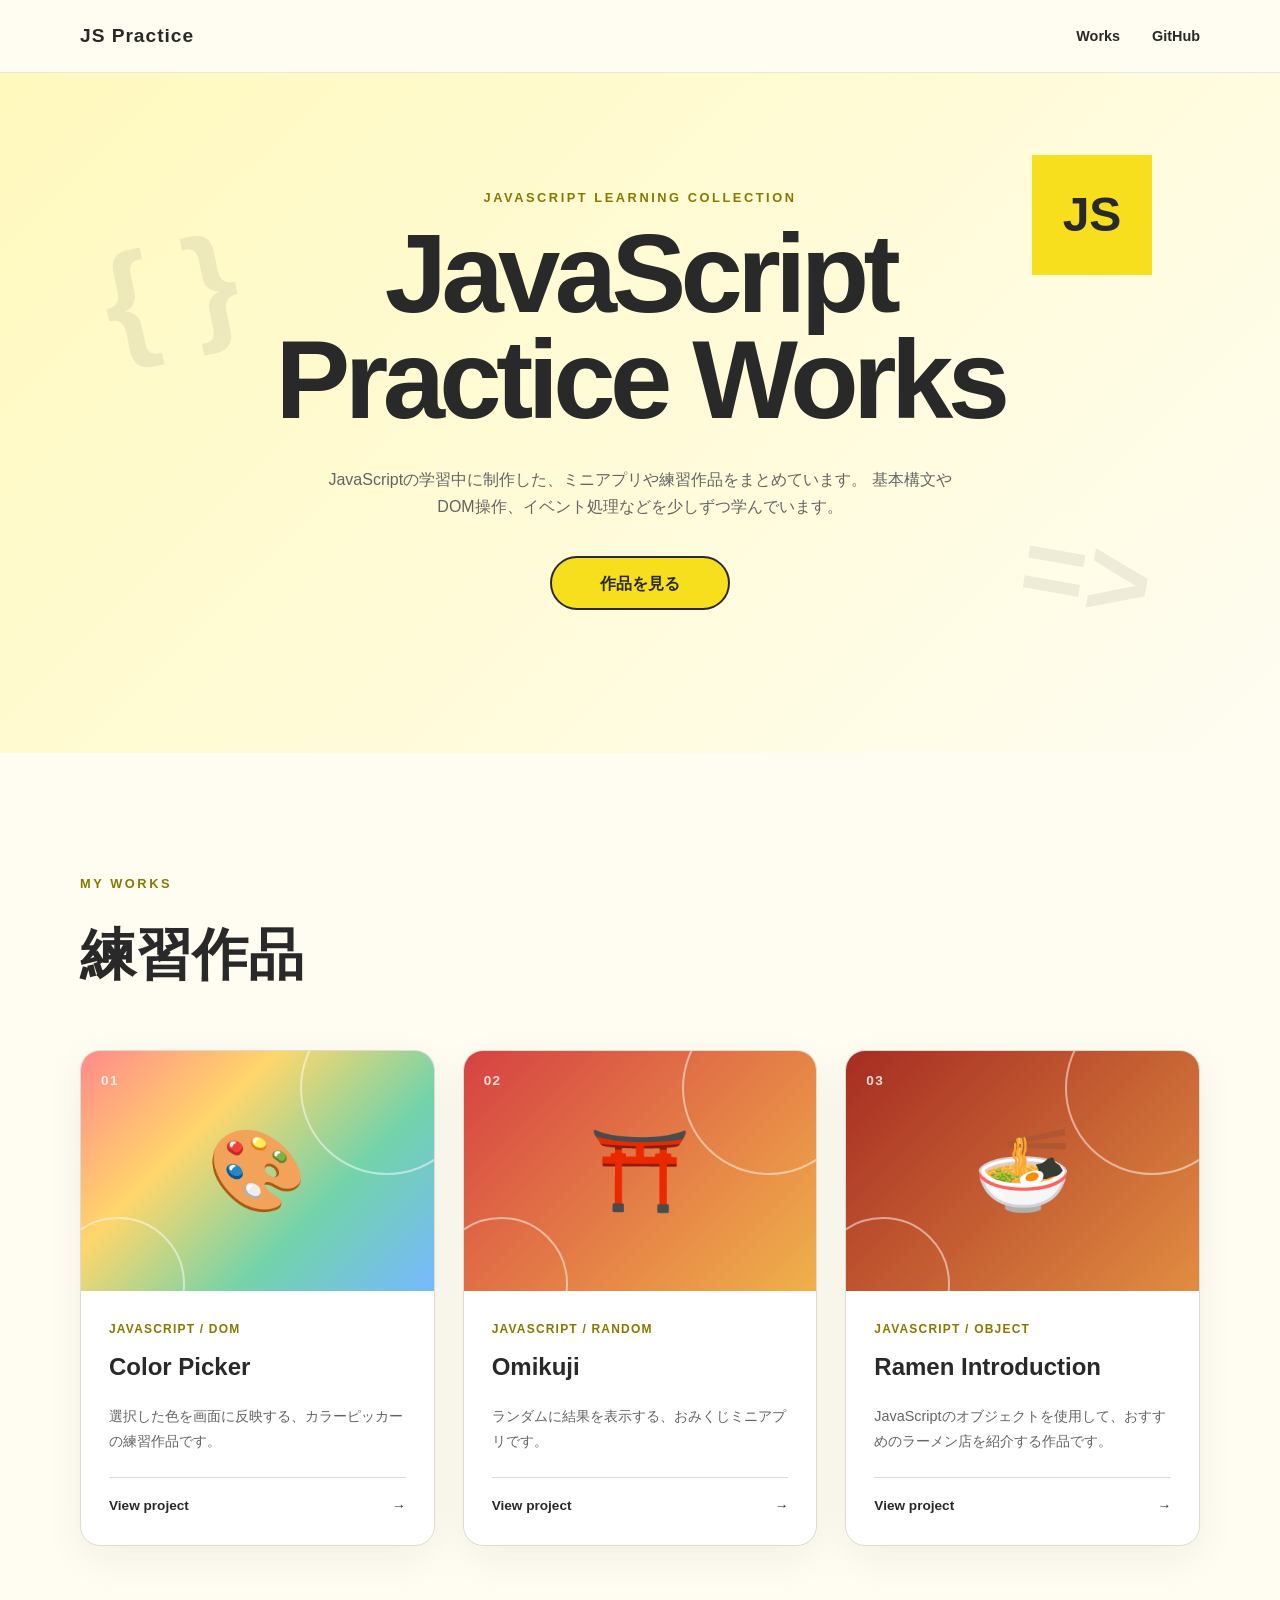
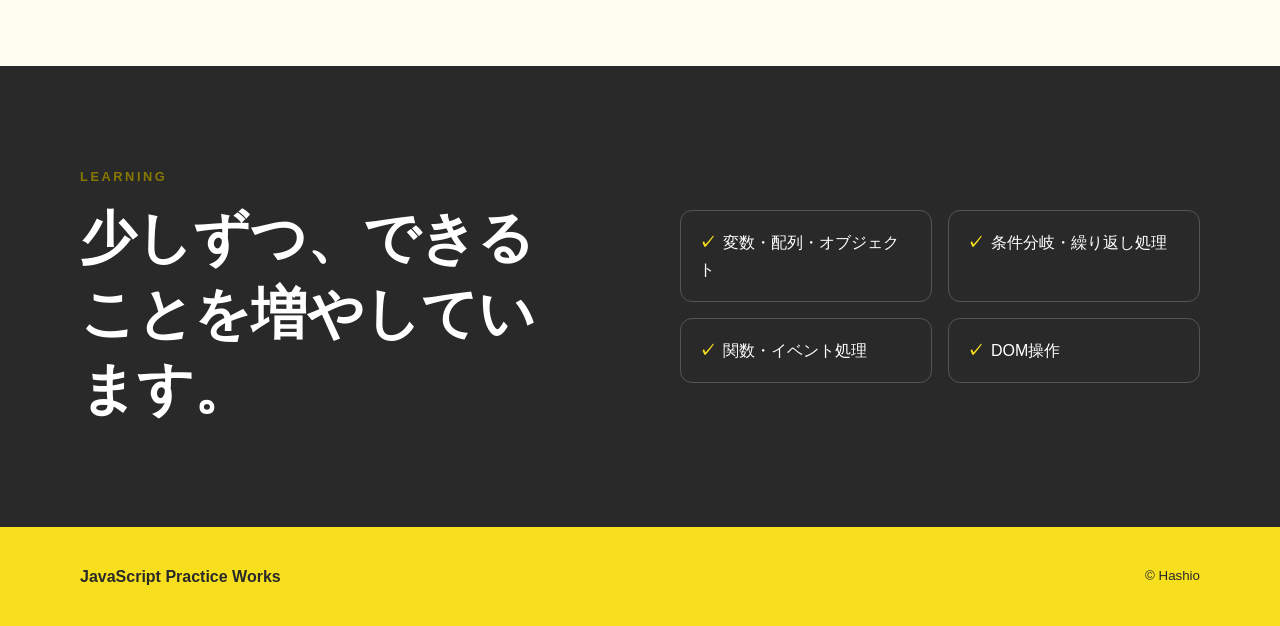
<file: index.html>
<!DOCTYPE html>
<html lang="ja">

<head>
  <meta charset="UTF-8">
  <meta name="viewport" content="width=device-width, initial-scale=1.0">

  <meta name="description" content="JavaScriptの学習で制作した練習作品をまとめたページです。">

  <title>JavaScript Practice | 練習作品一覧</title>

  <link rel="stylesheet" href="./style.css">
</head>

<body>

  <header class="header">
    <div class="header__inner">
      <a class="header__logo" href="./index.html">
        JS Practice
      </a>

      <nav aria-label="メインナビゲーション">
        <ul class="header__nav">
          <li>
            <a href="#works">Works</a>
          </li>
          <li>
            <a href="https://github.com/hashio251" target="_blank" rel="noopener noreferrer">
              GitHub
            </a>
          </li>
        </ul>
      </nav>
    </div>
  </header>

  <main>

    <section class="hero">
      <div class="hero__inner">
        <p class="hero__label">JavaScript Learning Collection</p>

        <h1 class="hero__title">
          JavaScript<br>
          Practice Works
        </h1>

        <p class="hero__description">
          JavaScriptの学習中に制作した、ミニアプリや練習作品をまとめています。
          基本構文やDOM操作、イベント処理などを少しずつ学んでいます。
        </p>

        <a class="hero__button" href="#works">
          作品を見る
        </a>
      </div>

      <div class="hero__decoration" aria-hidden="true">
        <span>{ }</span>
        <span>=&gt;</span>
        <span>JS</span>
      </div>
    </section>

    <section class="works" id="works">
      <div class="section-inner">

        <div class="section-heading">
          <p class="section-heading__label">My Works</p>
          <h2 class="section-heading__title">練習作品</h2>
        </div>

        <div class="works__grid">

          <article class="work-card">
            <a class="work-card__link" href="./00_book_js-javascript-book/03_color-picker/index.html">
              <div class="work-card__visual work-card__visual--color-picker">
                <span class="work-card__number">01</span>
                <span class="work-card__icon" aria-hidden="true">🎨</span>
              </div>

              <div class="work-card__body">
                <p class="work-card__category">
                  JavaScript / DOM
                </p>

                <h3 class="work-card__title">
                  Color Picker
                </h3>

                <p class="work-card__description">
                  選択した色を画面に反映する、カラーピッカーの練習作品です。
                </p>

                <span class="work-card__more">
                  View project
                  <span aria-hidden="true">→</span>
                </span>
              </div>
            </a>
          </article>

          <article class="work-card">
            <a class="work-card__link" href="./00_book_js-jumping-straight/01_omikuji/index.html">
              <div class="work-card__visual work-card__visual--omikuji">
                <span class="work-card__number">02</span>
                <span class="work-card__icon" aria-hidden="true">⛩️</span>
              </div>

              <div class="work-card__body">
                <p class="work-card__category">
                  JavaScript / Random
                </p>

                <h3 class="work-card__title">
                  Omikuji
                </h3>

                <p class="work-card__description">
                  ランダムに結果を表示する、おみくじミニアプリです。
                </p>

                <span class="work-card__more">
                  View project
                  <span aria-hidden="true">→</span>
                </span>
              </div>
            </a>
          </article>

          <article class="work-card">
            <a class="work-card__link" href="./00_book_js-jumping-straight/02_ramen-introduction/index.html">
              <div class="work-card__visual work-card__visual--ramen">
                <span class="work-card__number">03</span>
                <span class="work-card__icon" aria-hidden="true">🍜</span>
              </div>

              <div class="work-card__body">
                <p class="work-card__category">
                  JavaScript / Object
                </p>

                <h3 class="work-card__title">
                  Ramen Introduction
                </h3>

                <p class="work-card__description">
                  JavaScriptのオブジェクトを使用して、おすすめのラーメン店を紹介する作品です。
                </p>

                <span class="work-card__more">
                  View project
                  <span aria-hidden="true">→</span>
                </span>
              </div>
            </a>
          </article>

        </div>
      </div>
    </section>

    <section class="learning">
      <div class="section-inner learning__inner">
        <div>
          <p class="section-heading__label">Learning</p>
          <h2 class="learning__title">
            少しずつ、できることを増やしています。
          </h2>
        </div>

        <ul class="learning__list">
          <li>変数・配列・オブジェクト</li>
          <li>条件分岐・繰り返し処理</li>
          <li>関数・イベント処理</li>
          <li>DOM操作</li>
        </ul>
      </div>
    </section>

  </main>

  <footer class="footer">
    <div class="footer__inner">
      <p>JavaScript Practice Works</p>
      <small>&copy; Hashio</small>
    </div>
  </footer>

</body>

</html>
</file>
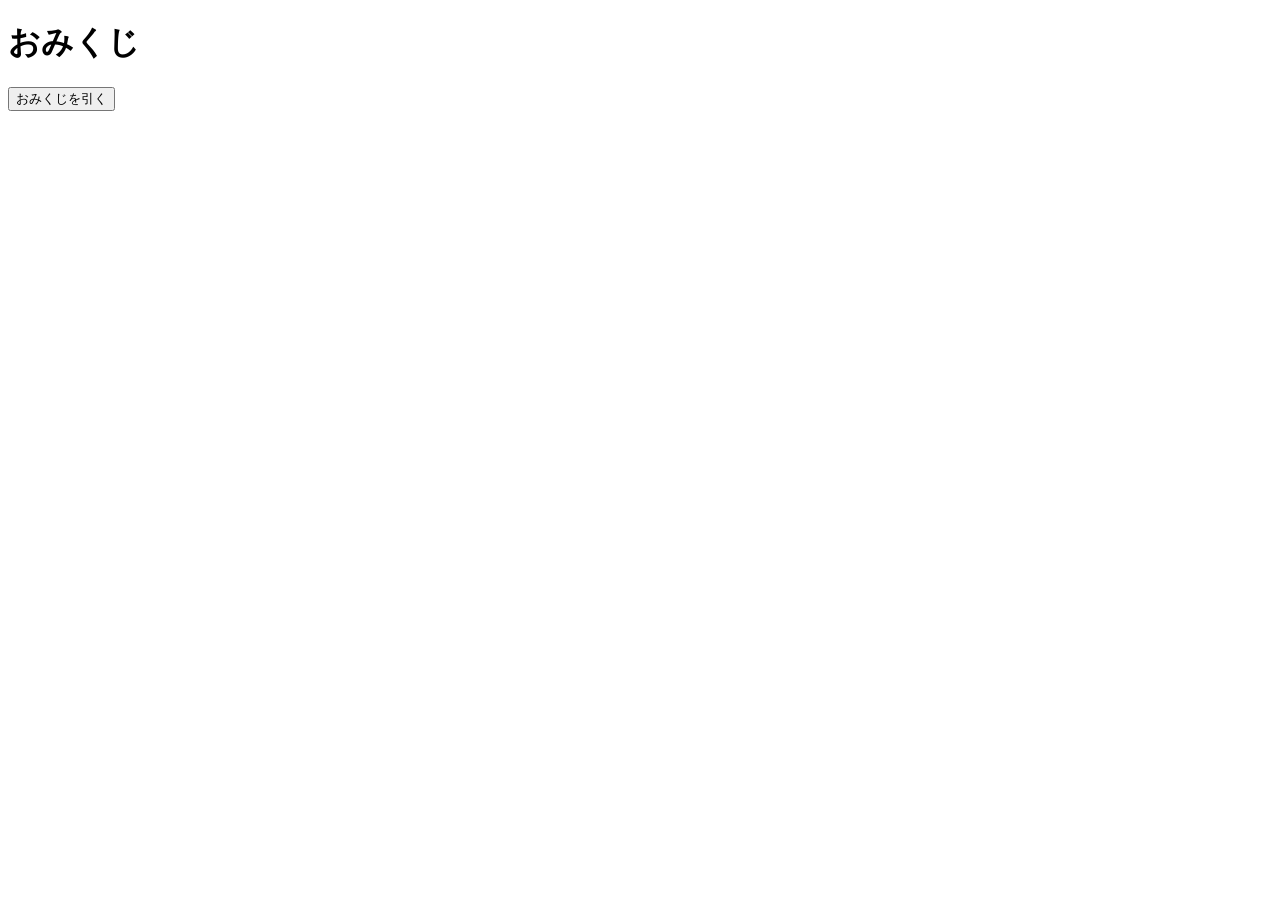
<file: 00_book_js-jumping-straight/01_omikuji/index.html>
<!DOCTYPE html>
<html lang="en">

<head>
  <meta charset="UTF-8">
  <meta name="viewport" content="width=device-width, initial-scale=1.0">
  <title>01_omikuji | おみくじプログラム</title>
</head>

<body>
  <style>
    .onemore-btn {
      display: none;
    }

    .onemore-btn.is-show {
      display: inline-block;
    }
  </style>
  <header>
  </header>

  <main>
    <h1>おみくじ</h1>
    <div id="omikuji-main">
      <div id="omikuji-play">
        <button id="play-btn">おみくじを引く</button>
      </div>
      <div id="omikuji-result">
        <p class="result-display"></p>
      </div>
      <div id="onemore-play">
        <button class="onemore-btn">もう一度おみくじを引く</button>
      </div>
    </div>
  </main>

  <footer>
  </footer>
  <script src="main.js"></script>
</body>

</html>
</file>
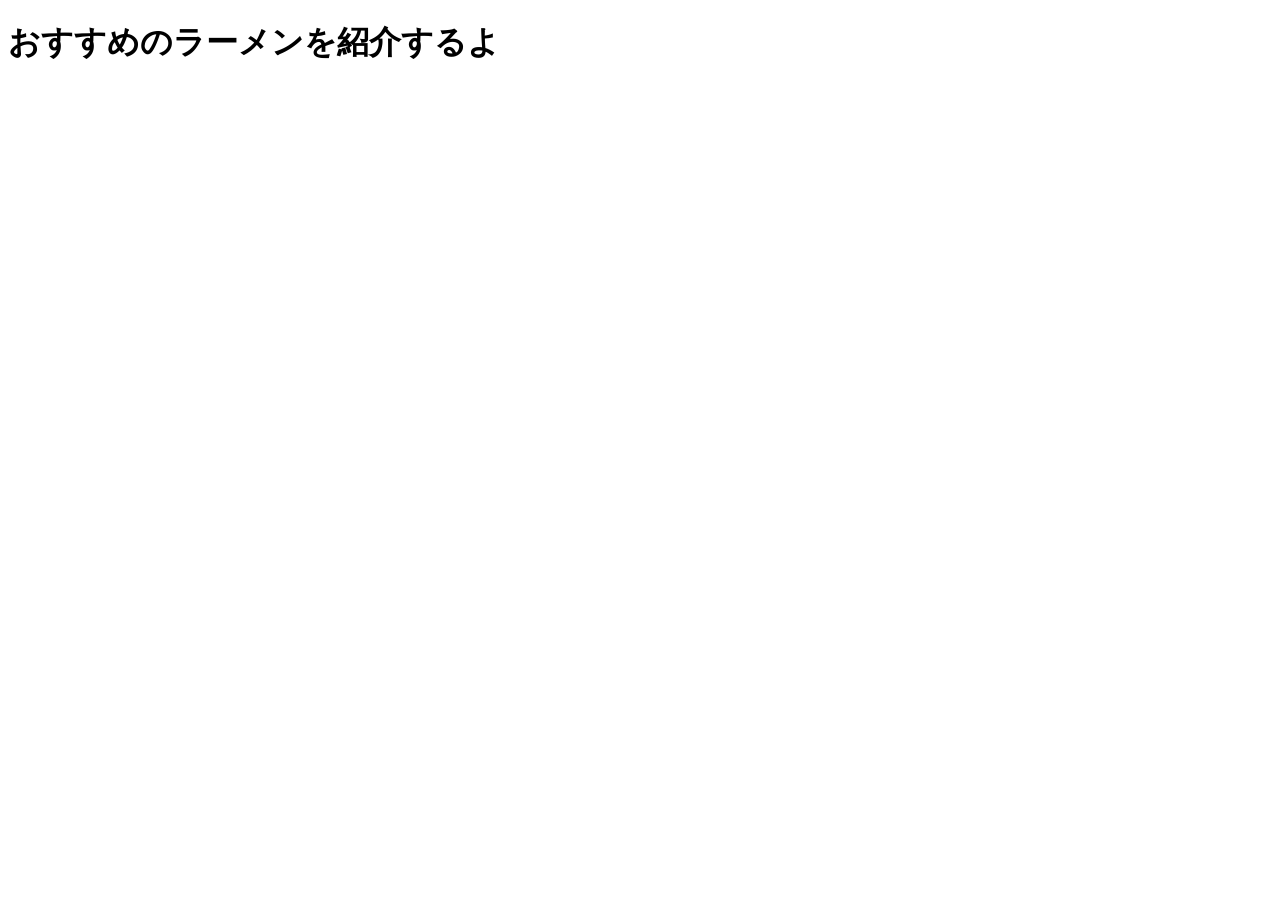
<file: 00_book_js-jumping-straight/02_self-introduction/index.html>
<!DOCTYPE html>
<html lang="en">
<head>
  <meta charset="UTF-8">
  <meta name="viewport" content="width=device-width, initial-scale=1.0">
  <title>02_self-introduction | おすすめラーメンさいと</title>
</head>
<body>
  <header></header>
  <main>
    <h1>おすすめのラーメンを紹介するよ</h1>
  </main>
  <footer></footer>
</body>
</html>
</file>
<file: style.css>
@charset "UTF-8";

:root {
  --color-main: #f7df1e;
  --color-main-light: #fff9bd;
  --color-text: #292929;
  --color-sub-text: #646464;
  --color-background: #fffdf2;
  --color-white: #ffffff;
  --color-border: #dedbd0;
  --content-width: 1120px;
}

* {
  box-sizing: border-box;
}

html {
  scroll-behavior: smooth;
}

body {
  margin: 0;
  color: var(--color-text);
  background-color: var(--color-background);
  font-family:
    "Helvetica Neue",
    Arial,
    "Hiragino Kaku Gothic ProN",
    "Hiragino Sans",
    Meiryo,
    sans-serif;
  line-height: 1.7;
}

img {
  display: block;
  max-width: 100%;
}

a {
  color: inherit;
  text-decoration: none;
}

ul {
  margin: 0;
  padding: 0;
  list-style: none;
}

.header {
  position: sticky;
  z-index: 10;
  top: 0;
  border-bottom: 1px solid rgba(41, 41, 41, 0.1);
  background-color: rgba(255, 253, 242, 0.9);
  backdrop-filter: blur(12px);
}

.header__inner {
  display: flex;
  align-items: center;
  justify-content: space-between;
  width: min(calc(100% - 40px), var(--content-width));
  min-height: 72px;
  margin-inline: auto;
}

.header__logo {
  font-size: 1.2rem;
  font-weight: 700;
  letter-spacing: 0.05em;
}

.header__nav {
  display: flex;
  gap: 32px;
}

.header__nav a {
  position: relative;
  font-size: 0.9rem;
  font-weight: 600;
}

.header__nav a::after {
  position: absolute;
  bottom: -5px;
  left: 0;
  width: 0;
  height: 3px;
  border-radius: 999px;
  background-color: var(--color-main);
  content: "";
  transition: width 0.3s;
}

.header__nav a:hover::after {
  width: 100%;
}

.hero {
  position: relative;
  display: grid;
  place-items: center;
  min-height: 680px;
  padding: 100px 20px;
  overflow: hidden;
  background:
    linear-gradient(
      135deg,
      var(--color-main-light),
      var(--color-background)
    );
}

.hero__inner {
  position: relative;
  z-index: 2;
  width: min(100%, 900px);
  text-align: center;
}

.hero__label,
.section-heading__label {
  margin: 0 0 12px;
  color: #887800;
  font-size: 0.8rem;
  font-weight: 700;
  letter-spacing: 0.2em;
  text-transform: uppercase;
}

.hero__title {
  margin: 0;
  font-size: clamp(3.2rem, 10vw, 7rem);
  line-height: 0.95;
  letter-spacing: -0.05em;
}

.hero__description {
  max-width: 650px;
  margin: 32px auto 0;
  color: var(--color-sub-text);
}

.hero__button {
  display: inline-flex;
  align-items: center;
  justify-content: center;
  min-width: 180px;
  min-height: 54px;
  margin-top: 36px;
  border: 2px solid var(--color-text);
  border-radius: 999px;
  background-color: var(--color-main);
  font-weight: 700;
  transition:
    transform 0.3s,
    box-shadow 0.3s;
}

.hero__button:hover {
  box-shadow: 6px 6px 0 var(--color-text);
  transform: translate(-3px, -3px);
}

.hero__decoration span {
  position: absolute;
  color: rgba(41, 41, 41, 0.08);
  font-weight: 700;
}

.hero__decoration span:nth-child(1) {
  top: 16%;
  left: 8%;
  font-size: 8rem;
  transform: rotate(-12deg);
}

.hero__decoration span:nth-child(2) {
  right: 10%;
  bottom: 12%;
  font-size: 7rem;
  transform: rotate(10deg);
}

.hero__decoration span:nth-child(3) {
  top: 12%;
  right: 10%;
  display: grid;
  width: 120px;
  height: 120px;
  place-items: center;
  background-color: var(--color-main);
  color: var(--color-text);
  font-size: 3rem;
}

.section-inner {
  width: min(calc(100% - 40px), var(--content-width));
  margin-inline: auto;
}

.works {
  padding: 120px 0;
}

.section-heading {
  margin-bottom: 48px;
}

.section-heading__title {
  margin: 0;
  font-size: clamp(2rem, 5vw, 3.5rem);
}

.works__grid {
  display: grid;
  grid-template-columns: repeat(3, 1fr);
  gap: 28px;
}

.work-card {
  overflow: hidden;
  border: 1px solid var(--color-border);
  border-radius: 20px;
  background-color: var(--color-white);
  box-shadow: 0 12px 40px rgba(41, 41, 41, 0.06);
  transition:
    transform 0.3s,
    box-shadow 0.3s;
}

.work-card:hover {
  box-shadow: 0 20px 50px rgba(41, 41, 41, 0.14);
  transform: translateY(-8px);
}

.work-card__link {
  display: block;
  height: 100%;
}

.work-card__visual {
  position: relative;
  display: grid;
  min-height: 240px;
  place-items: center;
  overflow: hidden;
}

.work-card__visual::before,
.work-card__visual::after {
  position: absolute;
  border: 2px solid rgba(255, 255, 255, 0.5);
  border-radius: 50%;
  content: "";
}

.work-card__visual::before {
  top: -50px;
  right: -40px;
  width: 170px;
  height: 170px;
}

.work-card__visual::after {
  bottom: -60px;
  left: -30px;
  width: 130px;
  height: 130px;
}

.work-card__visual--color-picker {
  background:
    linear-gradient(
      135deg,
      #ff8a8a,
      #ffd66b,
      #73d3aa,
      #76b9ff
    );
}

.work-card__visual--omikuji {
  background:
    linear-gradient(
      135deg,
      #d64242,
      #f0b14a
    );
}

.work-card__visual--ramen {
  background:
    linear-gradient(
      135deg,
      #a62d22,
      #e18d42
    );
}

.work-card__number {
  position: absolute;
  top: 18px;
  left: 20px;
  color: rgba(255, 255, 255, 0.8);
  font-size: 0.85rem;
  font-weight: 700;
  letter-spacing: 0.1em;
}

.work-card__icon {
  position: relative;
  z-index: 1;
  font-size: 5rem;
  transition: transform 0.3s;
}

.work-card:hover .work-card__icon {
  transform: scale(1.12) rotate(-5deg);
}

.work-card__body {
  padding: 28px;
}

.work-card__category {
  margin: 0 0 8px;
  color: #887800;
  font-size: 0.75rem;
  font-weight: 700;
  letter-spacing: 0.1em;
  text-transform: uppercase;
}

.work-card__title {
  margin: 0;
  font-size: 1.5rem;
}

.work-card__description {
  margin: 16px 0 24px;
  color: var(--color-sub-text);
  font-size: 0.9rem;
}

.work-card__more {
  display: flex;
  align-items: center;
  justify-content: space-between;
  padding-top: 16px;
  border-top: 1px solid var(--color-border);
  font-size: 0.85rem;
  font-weight: 700;
}

.learning {
  padding: 100px 0;
  background-color: var(--color-text);
  color: var(--color-white);
}

.learning__inner {
  display: grid;
  grid-template-columns: 1fr 1fr;
  align-items: center;
  gap: 80px;
}

.learning__title {
  max-width: 500px;
  margin: 0;
  font-size: clamp(2rem, 5vw, 3.5rem);
  line-height: 1.35;
}

.learning__list {
  display: grid;
  grid-template-columns: repeat(2, 1fr);
  gap: 16px;
}

.learning__list li {
  padding: 18px;
  border: 1px solid rgba(255, 255, 255, 0.2);
  border-radius: 12px;
}

.learning__list li::before {
  margin-right: 8px;
  color: var(--color-main);
  content: "✓";
  font-weight: 700;
}

.footer {
  padding: 36px 20px;
  background-color: var(--color-main);
}

.footer__inner {
  display: flex;
  align-items: center;
  justify-content: space-between;
  width: min(100%, var(--content-width));
  margin-inline: auto;
}

.footer p {
  margin: 0;
  font-weight: 700;
}

@media (max-width: 900px) {
  .works__grid {
    grid-template-columns: repeat(2, 1fr);
  }

  .learning__inner {
    grid-template-columns: 1fr;
    gap: 48px;
  }
}

@media (max-width: 640px) {
  .header__inner {
    min-height: 64px;
  }

  .header__nav {
    gap: 16px;
  }

  .hero {
    min-height: 600px;
  }

  .hero__decoration span:nth-child(1),
  .hero__decoration span:nth-child(2) {
    font-size: 4rem;
  }

  .hero__decoration span:nth-child(3) {
    width: 80px;
    height: 80px;
    font-size: 2rem;
  }

  .works {
    padding: 80px 0;
  }

  .works__grid {
    grid-template-columns: 1fr;
  }

  .learning {
    padding: 80px 0;
  }

  .learning__list {
    grid-template-columns: 1fr;
  }

  .footer__inner {
    flex-direction: column;
    gap: 8px;
    text-align: center;
  }
}
</file>
